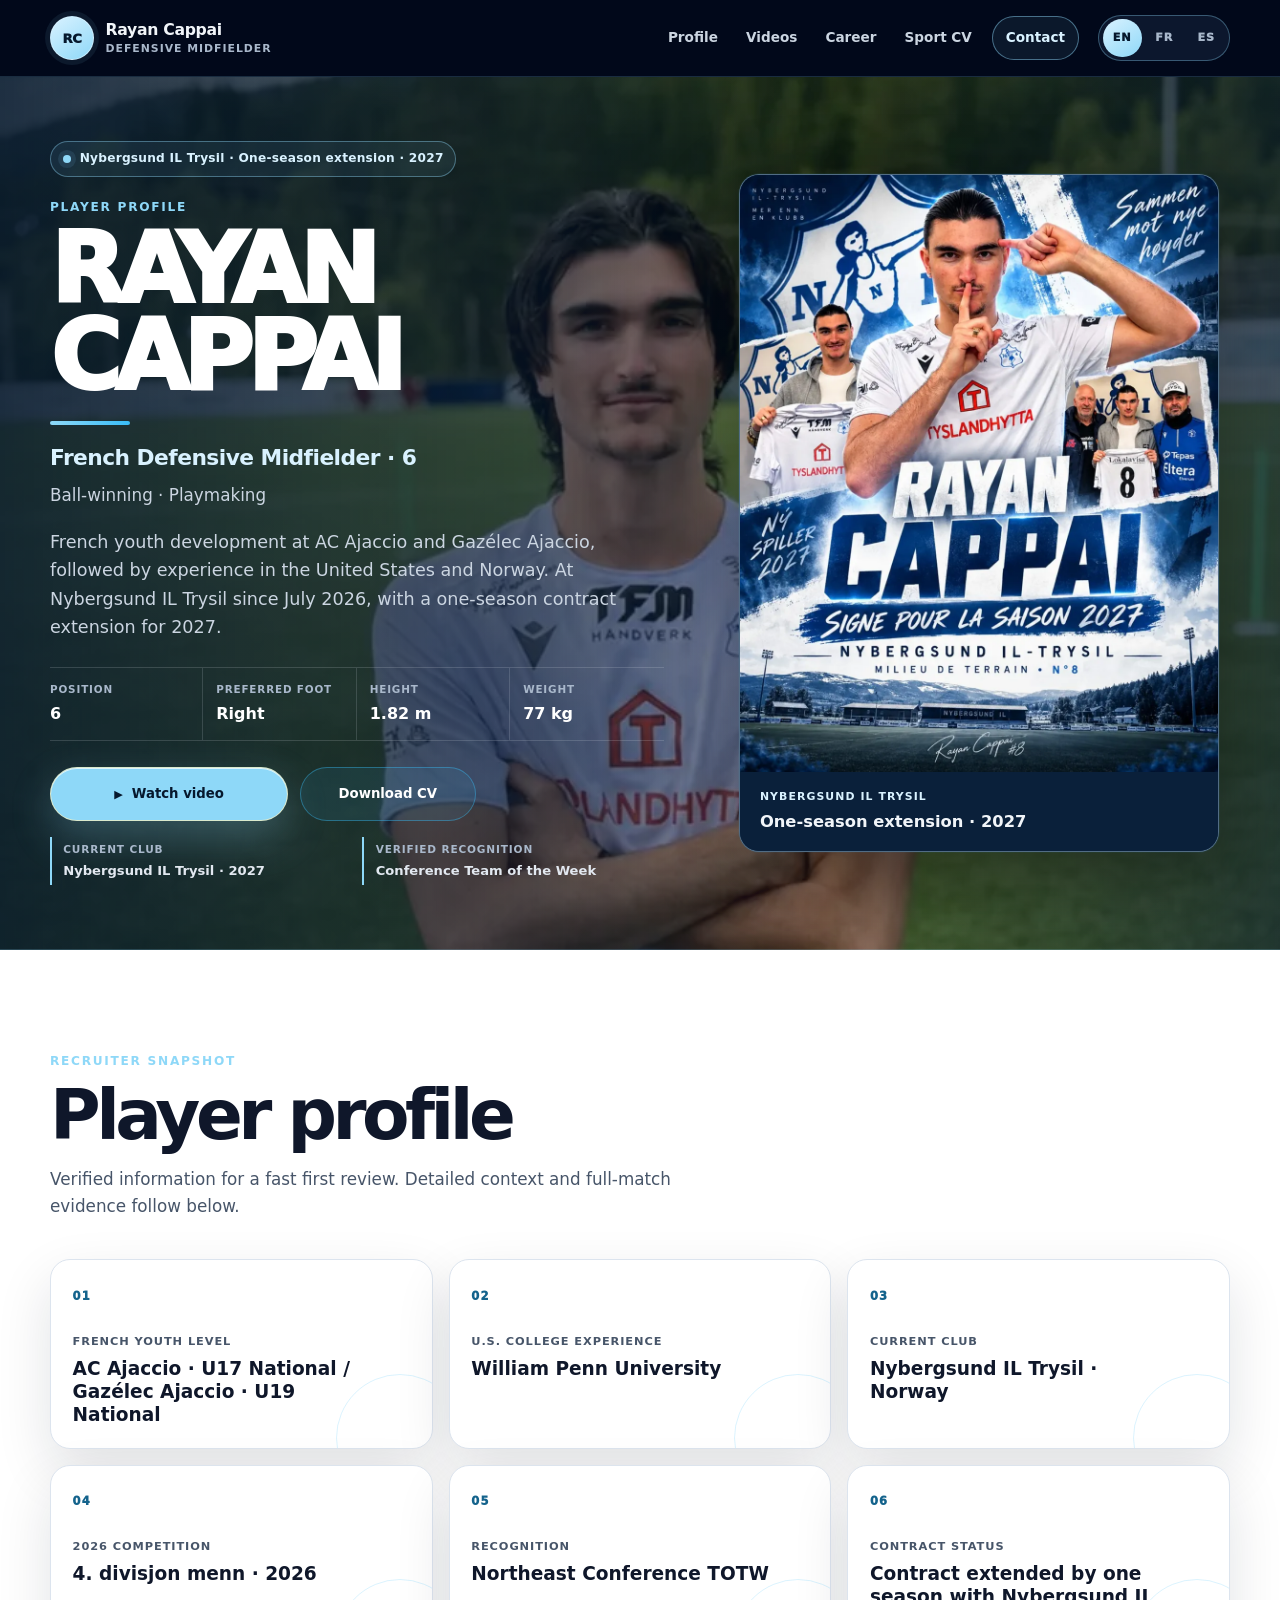
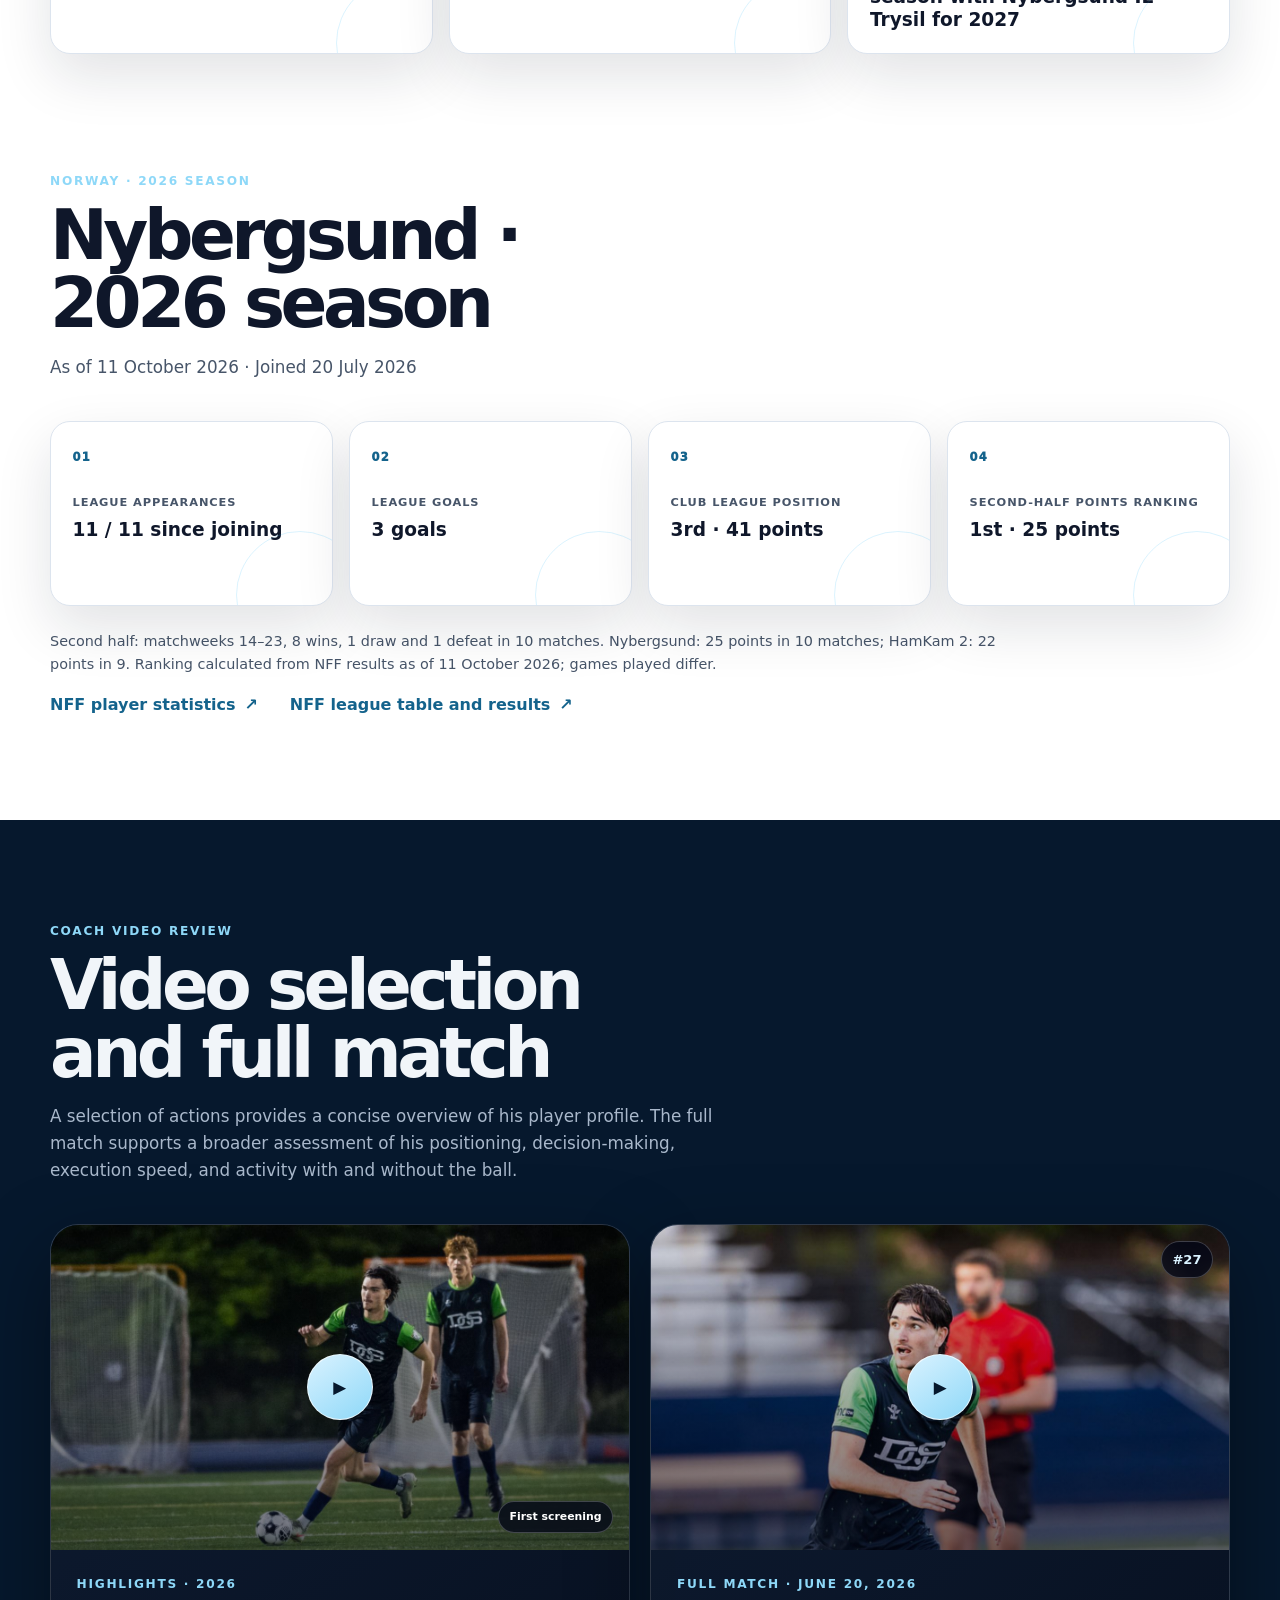
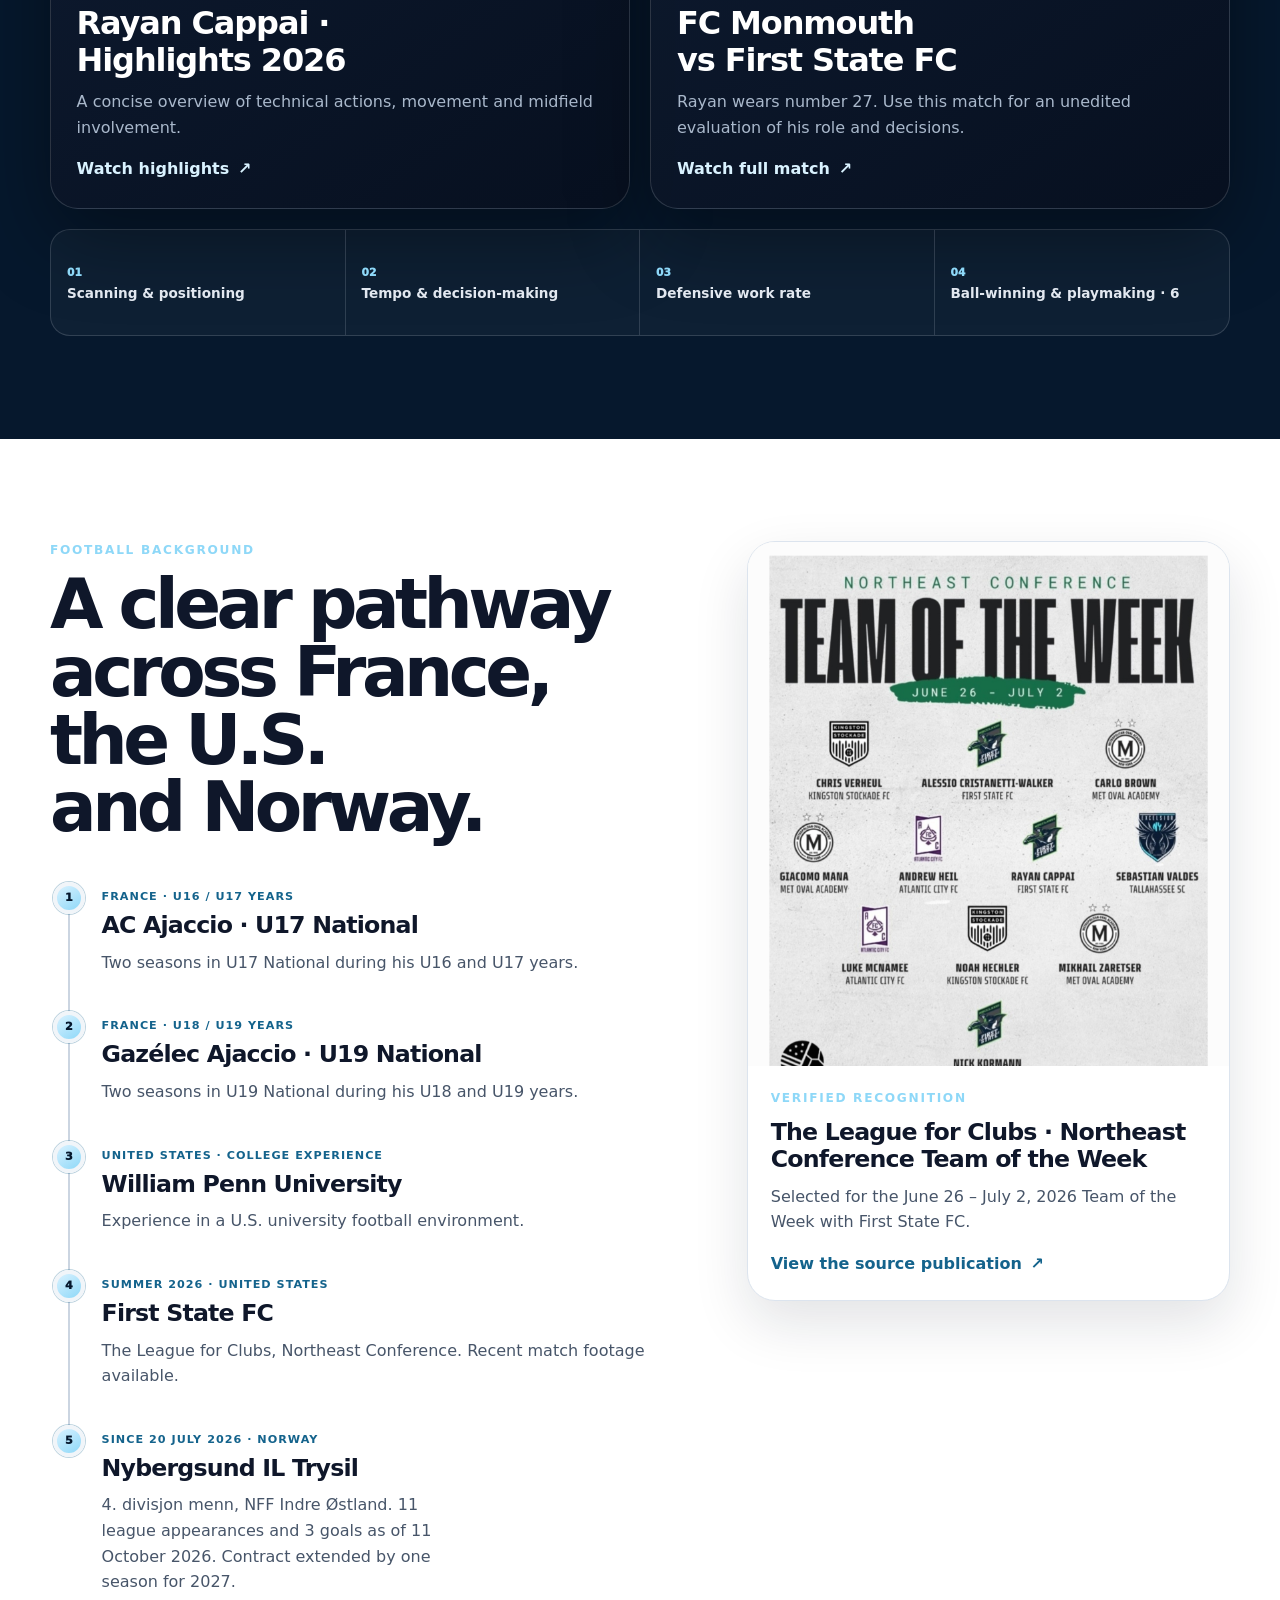
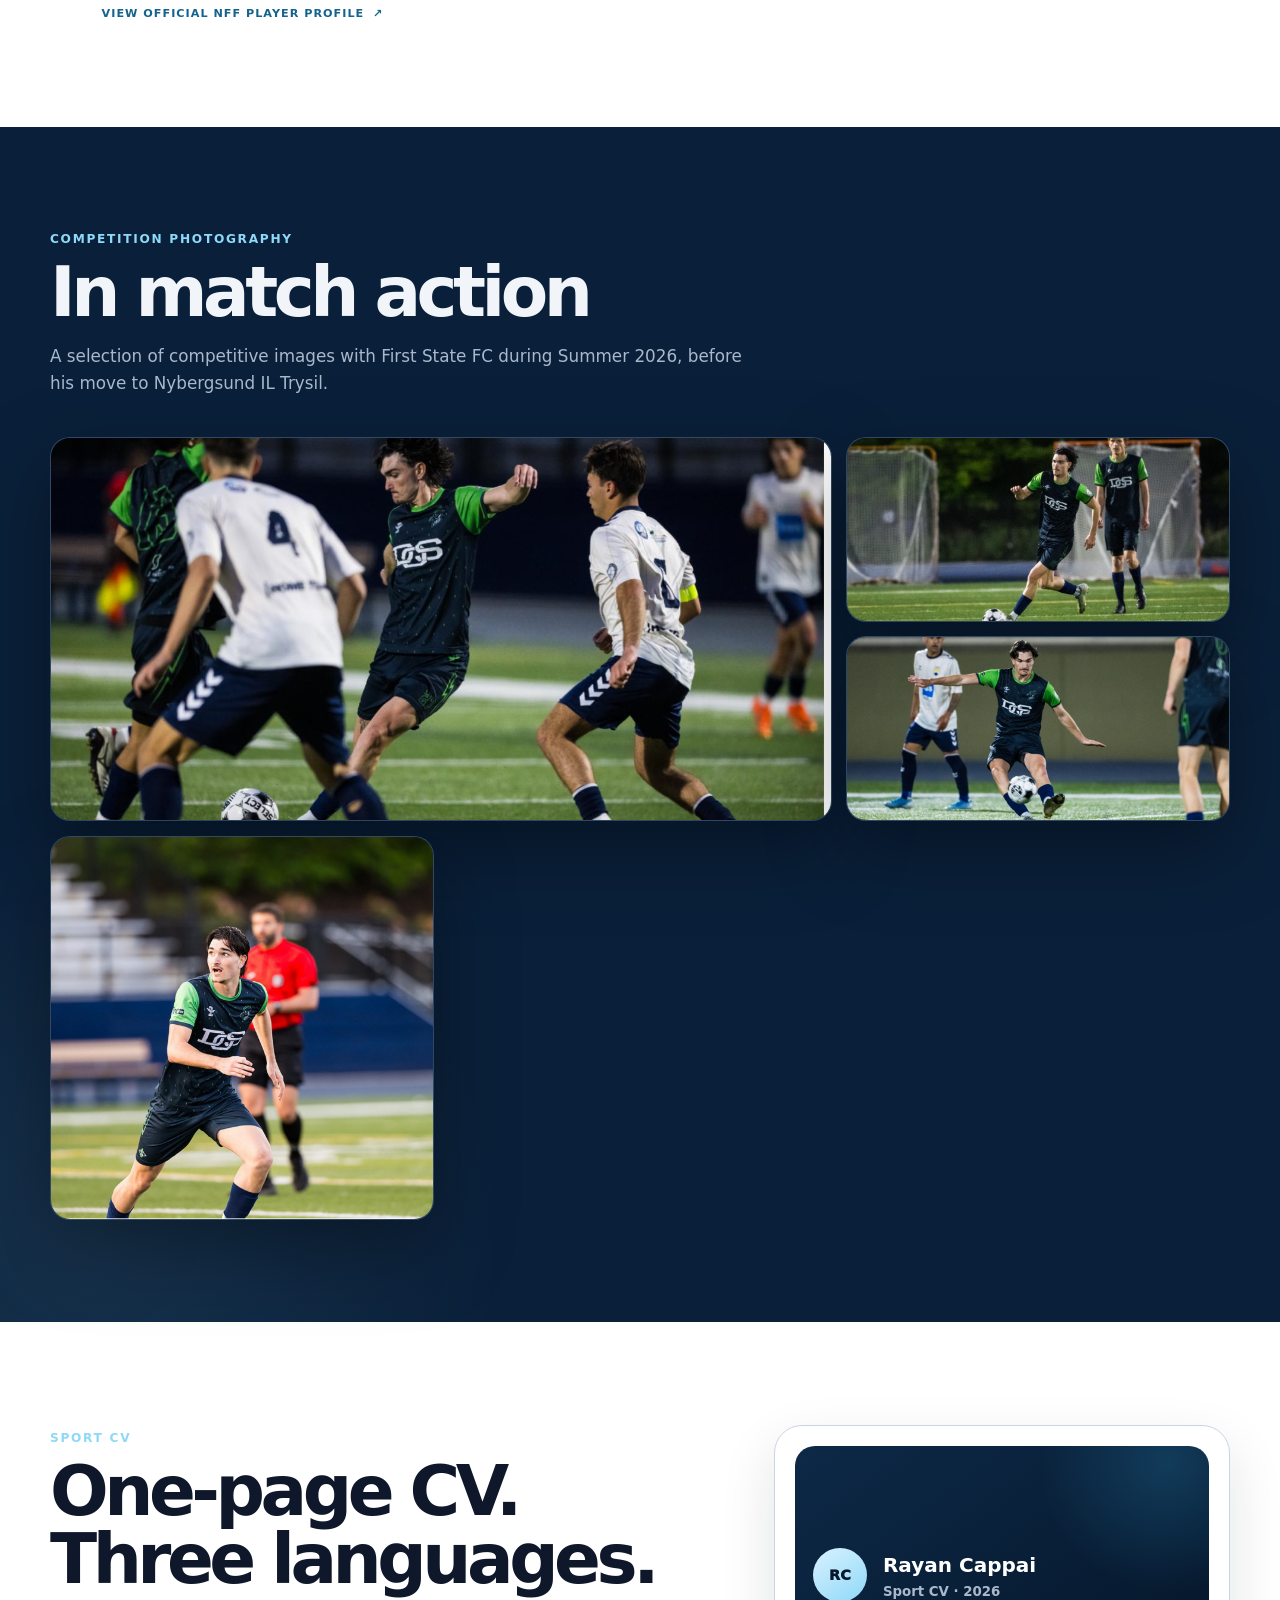
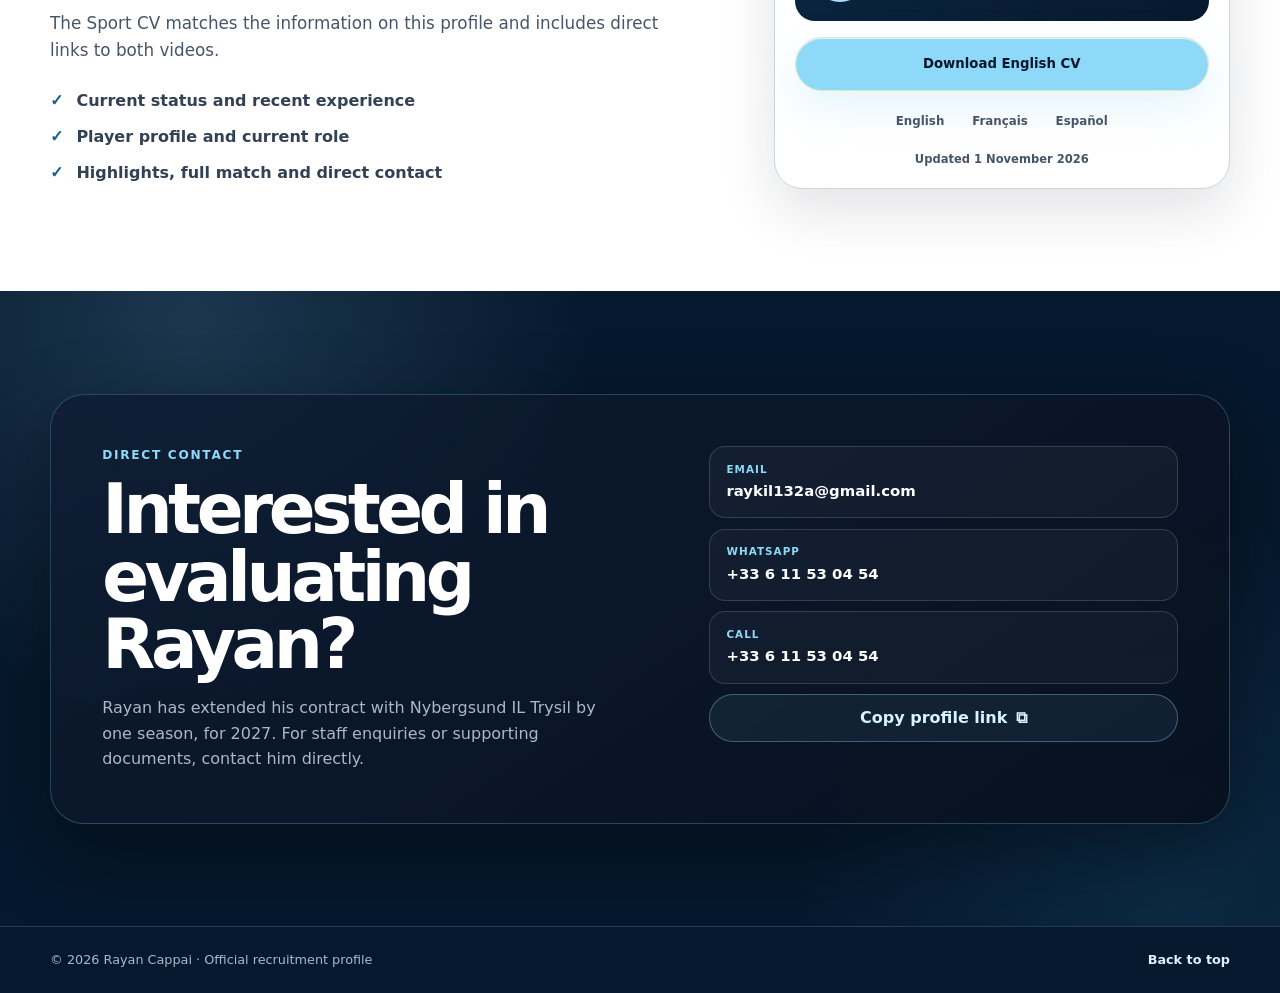
<file: index.html>
<!DOCTYPE html>
<html lang="en">
<head>
  <meta charset="utf-8">
  <meta name="viewport" content="width=device-width, initial-scale=1">
  <meta name="description" content="Official recruitment profile for Rayan Cappai, a 2006 French defensive midfielder (6) currently playing in Norway with Nybergsund IL Trysil and with a one-season contract extension for 2027.">
  <meta name="robots" content="index, follow, max-image-preview:large">
  <meta name="theme-color" content="#06182d">
  <meta name="color-scheme" content="dark">

  <link rel="canonical" href="https://cc-2a.github.io/rayan-cappai-recruitment/">
  <link rel="icon" href="./favicon.svg" type="image/svg+xml">
  <link rel="manifest" href="./site.webmanifest">

  <meta property="og:type" content="profile">
  <meta property="og:site_name" content="Rayan Cappai Recruitment">
  <meta property="og:title" content="Rayan Cappai | 2006 French Defensive Midfielder">
  <meta property="og:description" content="Current club in Norway, highlights, full-match footage, verified recognition and multilingual Sport CV for French defensive midfielder Rayan Cappai.">
  <meta property="og:url" content="https://cc-2a.github.io/rayan-cappai-recruitment/">
  <meta property="og:image" content="https://cc-2a.github.io/rayan-cappai-recruitment/IMG-20260521-WA0008.jpg">
  <meta property="og:image:width" content="1290">
  <meta property="og:image:height" content="1281">
  <meta property="og:image:alt" content="Rayan Cappai in match action for First State FC">
  <meta property="og:locale" content="en_US">
  <meta property="og:locale:alternate" content="fr_FR">
  <meta property="og:locale:alternate" content="es_ES">
  <meta property="profile:first_name" content="Rayan">
  <meta property="profile:last_name" content="Cappai">

  <meta name="twitter:card" content="summary_large_image">
  <meta name="twitter:title" content="Rayan Cappai | 2006 French Defensive Midfielder">
  <meta name="twitter:description" content="Nybergsund IL Trysil, recruitment profile, highlights, full match and multilingual Sport CV.">
  <meta name="twitter:image" content="https://cc-2a.github.io/rayan-cappai-recruitment/IMG-20260521-WA0008.jpg">

  <title>Rayan Cappai | 2006 French Defensive Midfielder</title>
  <link rel="stylesheet" href="./style.css?v=20261101-photo2027">

  <script type="application/ld+json">
  {
    "@context": "https://schema.org",
    "@type": "Person",
    "name": "Rayan Cappai",
    "birthDate": "2006-02-14",
    "nationality": "French",
    "gender": "Male",
    "jobTitle": "Footballer - Defensive Midfielder",
    "description": "French defensive midfielder, position 6, with a ball-winning and playmaking role at Nybergsund IL Trysil. Two seasons in U17 National at AC Ajaccio and two seasons in U19 National at Gazélec Ajaccio. U.S. college experience and at Nybergsund IL Trysil since 20 July 2026. 11 league appearances and 3 goals as of 11 October 2026. Contract extended by one season with Nybergsund IL Trysil for 2027.",
    "award": "The League for Clubs - Northeast Conference Team of the Week, June 26 to July 2, 2026",
    "email": "raykil132a@gmail.com",
    "telephone": "+33611530454",
    "url": "https://cc-2a.github.io/rayan-cappai-recruitment/",
    "memberOf": {
      "@type": "SportsOrganization",
      "name": "Nybergsund IL Trysil",
      "url": "https://www.fotball.no/fotballdata/lag/hjem/?fiksId=30263"
    },
    "sameAs": [
      "https://www.fotball.no/fotballdata/person/profil/?fiksId=4171102"
    ],
    "knowsAbout": ["Defensive Midfielder", "Position 6"]
  }
  </script>
</head>
<body>
  <a class="skip-link" href="#main" data-i18n="a11y.skip">Skip to main content</a>

  <header class="site-header" data-header>
    <nav class="nav container" aria-label="Primary navigation" data-i18n-aria="a11y.navigation">
      <a class="brand" href="#top" aria-label="Rayan Cappai home" data-i18n-aria="a11y.home">
        <span class="brand-mark" aria-hidden="true">RC</span>
        <span class="brand-copy">
          <strong>Rayan Cappai</strong>
          <small data-i18n="brand.role">Defensive Midfielder</small>
        </span>
      </a>

      <div class="nav-actions">
        <div class="language-selector" role="group" aria-label="Select language" data-i18n-aria="a11y.language">
          <button class="language-option" type="button" data-language="en" aria-pressed="true">EN</button>
          <button class="language-option" type="button" data-language="fr" aria-pressed="false">FR</button>
          <button class="language-option" type="button" data-language="es" aria-pressed="false">ES</button>
        </div>
        <button class="menu-toggle" type="button" aria-expanded="false" aria-controls="primary-menu" data-menu-toggle>
          <span class="sr-only" data-i18n="a11y.openMenu">Open menu</span>
          <span aria-hidden="true"></span>
          <span aria-hidden="true"></span>
          <span aria-hidden="true"></span>
        </button>
      </div>

      <ul class="nav-menu" id="primary-menu" data-menu>
        <li><a href="#profile" data-i18n="nav.profile">Profile</a></li>
        <li><a href="#videos" data-i18n="nav.videos">Videos</a></li>
        <li><a href="#career" data-i18n="nav.career">Career</a></li>
        <li><a href="#cv" data-i18n="nav.cv">Sport CV</a></li>
        <li><a class="nav-contact" href="#contact" data-i18n="nav.contact">Contact</a></li>
      </ul>
    </nav>
  </header>

  <main id="main">
    <section class="hero" id="top" aria-labelledby="hero-title">
      <div class="hero-orb hero-orb-ice" aria-hidden="true"></div>
      <div class="hero-orb hero-orb-blue" aria-hidden="true"></div>
      <div class="container hero-grid">
        <div class="hero-content">
          <p class="status-pill"><span aria-hidden="true"></span><span data-i18n="hero.status">Nybergsund IL Trysil · One-season extension · 2027</span></p>
          <p class="eyebrow" data-i18n="hero.eyebrow">Player profile</p>
          <h1 id="hero-title">Rayan<br>Cappai</h1>
          <p class="hero-role" data-i18n="hero.role">French Defensive Midfielder · 6</p>
          <p class="hero-specialty" data-i18n="hero.specialty">Ball-winning · Playmaking</p>
          <p class="hero-lead" data-i18n="hero.lead">French youth development at AC Ajaccio and Gazélec Ajaccio, followed by experience in the United States and Norway. At Nybergsund IL Trysil since July 2026, with a one-season contract extension for 2027.</p>

          <dl class="hero-facts">
            <div><dt data-i18n="facts.positionLabel">Position</dt><dd data-i18n="facts.position">6</dd></div>
            <div><dt data-i18n="facts.footLabel">Preferred foot</dt><dd data-i18n="facts.foot">Right</dd></div>
            <div><dt data-i18n="facts.heightLabel">Height</dt><dd>1.82 m</dd></div>
            <div><dt data-i18n="facts.weightLabel">Weight</dt><dd>77 kg</dd></div>
          </dl>

          <div class="hero-actions">
            <a class="btn btn-primary" href="https://www.youtube.com/watch?v=6p439LZkKp4" target="_blank" rel="noopener noreferrer">
              <span class="play-icon" aria-hidden="true">▶</span><span data-i18n="actions.highlights">Watch video</span>
            </a>
            <a class="btn btn-secondary" href="./Rayan_Cappai_Sport_CV_EN.pdf?v=20261101-extension2027" target="_blank" rel="noopener noreferrer" data-cv-primary data-i18n="actions.cv">Download CV</a>
          </div>

          <div class="hero-proof" role="group" aria-label="Recent verified experience" data-i18n-aria="a11y.recentExperience">
            <div><span data-i18n="hero.recentLabel">Current club</span><strong data-i18n="hero.recentValue">Nybergsund IL Trysil · 2027</strong></div>
            <div><span data-i18n="hero.recognitionLabel">Verified recognition</span><strong data-i18n="hero.recognitionValue">Conference Team of the Week</strong></div>
          </div>
        </div>

        <figure class="hero-photo">
          <img src="./rayan-cappai-nybergsund-2027.webp" width="1000" height="1250" alt="Rayan Cappai · Nybergsund IL Trysil · Season 2027" data-i18n-alt="images.hero" fetchpriority="high" decoding="async">
          <figcaption>
            <span data-i18n="hero.photoKicker">Nybergsund IL Trysil</span>
            <strong data-i18n="hero.photoCaption">One-season extension · 2027</strong>
          </figcaption>
        </figure>
      </div>
    </section>

    <section class="section section-light" id="profile" aria-labelledby="profile-title">
      <div class="container">
        <header class="section-heading">
          <p class="eyebrow" data-i18n="profile.eyebrow">Recruiter snapshot</p>
          <h2 id="profile-title" data-i18n="profile.title">Player profile</h2>
          <p data-i18n="profile.intro">Verified information for a fast first review. Detailed context and full-match evidence follow below.</p>
        </header>

        <div class="snapshot-grid">
          <article class="snapshot-card"><span>01</span><p data-i18n="profile.card1Label">French youth level</p><strong data-i18n="profile.card1Value">AC Ajaccio · U17 National / Gazélec Ajaccio · U19 National</strong></article>
          <article class="snapshot-card"><span>02</span><p data-i18n="profile.card2Label">U.S. college experience</p><strong>William Penn University</strong></article>
          <article class="snapshot-card"><span>03</span><p data-i18n="profile.card3Label">Current club</p><strong data-i18n="profile.card3Value">Nybergsund IL Trysil · Norway</strong></article>
          <article class="snapshot-card"><span>04</span><p data-i18n="profile.card4Label">2026 competition</p><strong data-i18n="profile.card4Value">4. divisjon menn · 2026</strong></article>
          <article class="snapshot-card"><span>05</span><p data-i18n="profile.card5Label">Recognition</p><strong data-i18n="profile.card5Value">Northeast Conference TOTW</strong></article>
          <article class="snapshot-card"><span>06</span><p data-i18n="profile.card6Label">Contract status</p><strong data-i18n="profile.card6Value">Contract extended by one season with Nybergsund IL Trysil for 2027</strong></article>
        </div>
      </div>
    </section>

    <section class="section section-light norway-section" id="norway" aria-labelledby="norway-title">
      <div class="container">
        <header class="section-heading">
          <p class="eyebrow" data-i18n="norway.eyebrow">Norway · 2026 season</p>
          <h2 id="norway-title" data-i18n="norway.title">Nybergsund · 2026 season</h2>
          <p data-i18n="norway.date">As of 11 October 2026 · Joined 20 July 2026</p>
        </header>
        <div class="norway-grid">
          <article class="snapshot-card"><span>01</span><p data-i18n="norway.matchesLabel">League appearances</p><strong data-i18n="norway.matchesValue">11 / 11 since joining</strong></article>
          <article class="snapshot-card"><span>02</span><p data-i18n="norway.goalsLabel">League goals</p><strong data-i18n="norway.goalsValue">3 goals</strong></article>
          <article class="snapshot-card"><span>03</span><p data-i18n="norway.positionLabel">Club league position</p><strong data-i18n="norway.positionValue">3rd · 41 points</strong></article>
          <article class="snapshot-card"><span>04</span><p data-i18n="norway.returnLabel">Second-half points ranking</p><strong data-i18n="norway.returnValue">1st · 25 points</strong></article>
        </div>
        <p class="norway-note" data-i18n="norway.note">Second half: matchweeks 14–23, 8 wins, 1 draw and 1 defeat in 10 matches. Nybergsund: 25 points in 10 matches; HamKam 2: 22 points in 9. Ranking calculated from NFF results as of 11 October 2026; games played differ.</p>
        <div class="norway-sources">
          <a class="text-action text-action-dark" href="https://www.fotball.no/fotballdata/person/profil/?fiksId=4171102" target="_blank" rel="noopener noreferrer"><span data-i18n="norway.playerSource">NFF player statistics</span><span aria-hidden="true">↗</span></a>
          <a class="text-action text-action-dark" href="https://www.fotball.no/fotballdata/turnering/hjem/?fiksId=205625" target="_blank" rel="noopener noreferrer"><span data-i18n="norway.leagueSource">NFF league table and results</span><span aria-hidden="true">↗</span></a>
        </div>
      </div>
    </section>

    <section class="section" id="videos" aria-labelledby="videos-title">
      <div class="container">
        <header class="section-heading section-heading-dark">
          <p class="eyebrow" data-i18n="videos.eyebrow">Coach video review</p>
          <h2 id="videos-title" data-i18n="videos.title">Video selection and full match</h2>
          <p data-i18n="videos.intro">A selection of actions provides a concise overview of his player profile. The full match supports a broader assessment of his positioning, decision-making, execution speed, and activity with and without the ball.</p>
        </header>

        <div class="video-grid">
          <article class="video-card">
            <a class="video-media" href="https://www.youtube.com/watch?v=6p439LZkKp4" target="_blank" rel="noopener noreferrer" aria-label="Watch Rayan Cappai 2026 highlights" data-i18n-aria="videos.highlightsAria">
              <img src="./IMG-20260521-WA0005.jpg" width="1290" height="878" alt="Rayan Cappai carrying the ball forward" data-i18n-alt="images.highlights" loading="lazy" decoding="async">
              <span class="video-play" aria-hidden="true">▶</span>
              <span class="video-duration" data-i18n="videos.firstScreening">First screening</span>
            </a>
            <div class="video-content">
              <p class="eyebrow">Highlights · 2026</p>
              <h3 data-i18n="videos.highlightsTitle">Rayan Cappai · Highlights 2026</h3>
              <p data-i18n="videos.highlightsCopy">A concise overview of technical actions, movement and midfield involvement.</p>
              <a class="text-action" href="https://www.youtube.com/watch?v=6p439LZkKp4" target="_blank" rel="noopener noreferrer"><span data-i18n="videos.watchHighlights">Watch highlights</span><span aria-hidden="true">↗</span></a>
            </div>
          </article>

          <article class="video-card">
            <a class="video-media" href="https://www.youtube.com/watch?v=4_4mTHcd5zQ" target="_blank" rel="noopener noreferrer" aria-label="Watch the full match, Rayan Cappai number 27" data-i18n-aria="videos.fullMatchAria">
              <img src="./IMG-20260521-WA0008.jpg" width="1290" height="1281" alt="Rayan Cappai scanning the field during a match" data-i18n-alt="images.fullMatch" loading="lazy" decoding="async">
              <span class="video-play" aria-hidden="true">▶</span>
              <span class="video-number">#27</span>
            </a>
            <div class="video-content">
              <p class="eyebrow" data-i18n="videos.fullMatchKicker">Full match · June 20, 2026</p>
              <h3 data-i18n="videos.fullMatchTitle">FC Monmouth vs First State FC</h3>
              <p data-i18n="videos.fullMatchCopy">Rayan wears number 27. Use this match for an unedited evaluation of his role and decisions.</p>
              <a class="text-action" href="https://www.youtube.com/watch?v=4_4mTHcd5zQ" target="_blank" rel="noopener noreferrer"><span data-i18n="videos.watchFullMatch">Watch full match</span><span aria-hidden="true">↗</span></a>
            </div>
          </article>
        </div>

        <div class="review-strip" role="group" aria-label="Full match evaluation points" data-i18n-aria="a11y.reviewPoints">
          <div><span>01</span><strong data-i18n="videos.review1">Scanning &amp; positioning</strong></div>
          <div><span>02</span><strong data-i18n="videos.review2">Tempo &amp; decision-making</strong></div>
          <div><span>03</span><strong data-i18n="videos.review3">Defensive work rate</strong></div>
          <div><span>04</span><strong data-i18n="videos.review4">Ball-winning &amp; playmaking · 6</strong></div>
        </div>
      </div>
    </section>

    <section class="section section-light" id="career" aria-labelledby="career-title">
      <div class="container career-grid">
        <div>
          <header class="section-heading">
            <p class="eyebrow" data-i18n="career.eyebrow">Football background</p>
            <h2 id="career-title" data-i18n="career.title">A clear pathway across France, the U.S. and Norway.</h2>
          </header>

          <ol class="career-timeline">
            <li>
              <span data-i18n="career.step1Date">France · U16 / U17 years</span>
              <h3 data-i18n="career.step1Title">AC Ajaccio · U17 National</h3>
              <p data-i18n="career.step1Copy">Two seasons in U17 National during his U16 and U17 years.</p>
            </li>
            <li>
              <span data-i18n="career.step1bDate">France · U18 / U19 years</span>
              <h3 data-i18n="career.step1bTitle">Gazélec Ajaccio · U19 National</h3>
              <p data-i18n="career.step1bCopy">Two seasons in U19 National during his U18 and U19 years.</p>
            </li>
            <li>
              <span data-i18n="career.step2Date">United States · College experience</span>
              <h3>William Penn University</h3>
              <p data-i18n="career.step2Copy">Experience in a U.S. university football environment.</p>
            </li>
            <li>
              <span data-i18n="career.step3Date">Summer 2026 · United States</span>
              <h3 data-i18n="career.step3Title">First State FC</h3>
              <p data-i18n="career.step3Copy">The League for Clubs, Northeast Conference. Recent match footage available.</p>
            </li>
            <li class="career-current">
              <div class="career-current-copy">
                <span data-i18n="career.step4Date">Since 20 July 2026 · Norway</span>
                <h3 data-i18n="career.step4Title">Nybergsund IL Trysil</h3>
                <p data-i18n="career.step4Copy">4. divisjon menn, NFF Indre Østland. 11 league appearances and 3 goals as of 11 October 2026. Contract extended by one season for 2027.</p>
                <a class="text-action text-action-dark" href="https://www.fotball.no/fotballdata/person/profil/?fiksId=4171102" target="_blank" rel="noopener noreferrer"><span data-i18n="career.nffSource">View official NFF player profile</span><span aria-hidden="true">↗</span></a>
              </div>
            </li>
          </ol>
        </div>

        <article class="recognition-card">
          <div class="recognition-media">
            <img src="./rayan-cappai-team-northeast-conference.jpg" width="1440" height="2036" alt="The League for Clubs Northeast Conference Team of the Week featuring Rayan Cappai" data-i18n-alt="images.recognition" loading="eager" decoding="async">
          </div>
          <div class="recognition-content">
            <p class="eyebrow" data-i18n="recognition.eyebrow">Verified recognition</p>
            <h3 data-i18n="recognition.title">The League for Clubs · Northeast Conference Team of the Week</h3>
            <p data-i18n="recognition.copy">Selected for the June 26 – July 2, 2026 Team of the Week with First State FC.</p>
            <a class="text-action text-action-dark" href="https://www.threads.com/@theleague_fc/post/DaWStyvkcQ0/northeast-conference-totw-june-july-f-chrisverheul-stockadefc-alessio-cw-first/" target="_blank" rel="noopener noreferrer"><span data-i18n="recognition.source">View the source publication</span><span aria-hidden="true">↗</span></a>
          </div>
        </article>
      </div>
    </section>

    <section class="section gallery-section" id="photos" aria-labelledby="photos-title">
      <div class="container">
        <header class="section-heading section-heading-dark">
          <p class="eyebrow" data-i18n="photos.eyebrow">Competition photography</p>
          <h2 id="photos-title" data-i18n="photos.title">In match action</h2>
          <p data-i18n="photos.intro">A selection of competitive images with First State FC during Summer 2026, before his move to Nybergsund IL Trysil.</p>
        </header>

        <div class="photo-grid">
          <figure class="photo-card photo-card-wide"><img src="./IMG-20260521-WA0006.jpg" width="1290" height="832" alt="Rayan Cappai controlling possession under pressure" data-i18n-alt="images.photo1" loading="lazy" decoding="async"></figure>
          <figure class="photo-card"><img src="./IMG-20260521-WA0005.jpg" width="1290" height="878" alt="Rayan Cappai carrying the ball forward" data-i18n-alt="images.photo2" loading="lazy" decoding="async"></figure>
          <figure class="photo-card"><img src="./IMG-20260521-WA0007.jpg" width="1290" height="920" alt="Rayan Cappai playing a forward pass" data-i18n-alt="images.photo3" loading="lazy" decoding="async"></figure>
          <figure class="photo-card photo-card-tall"><img src="./IMG-20260521-WA0008.jpg" width="1290" height="1281" alt="Rayan Cappai scanning the field" data-i18n-alt="images.photo4" loading="lazy" decoding="async"></figure>
        </div>
      </div>
    </section>

    <section class="section section-light" id="cv" aria-labelledby="cv-title">
      <div class="container cv-grid">
        <div>
          <p class="eyebrow" data-i18n="cv.eyebrow">Sport CV</p>
          <h2 id="cv-title" data-i18n="cv.title">One-page CV. Three languages.</h2>
          <p class="cv-intro" data-i18n="cv.intro">The Sport CV matches the information on this profile and includes direct links to both videos.</p>
          <ul class="cv-checks">
            <li data-i18n="cv.check1">Current status and recent experience</li>
            <li data-i18n="cv.check2">Player profile and current role</li>
            <li data-i18n="cv.check3">Highlights, full match and direct contact</li>
          </ul>
        </div>

        <article class="cv-card">
          <div class="cv-document" aria-hidden="true">
            <span>RC</span>
            <div><strong>Rayan Cappai</strong><small data-i18n="cv.documentLabel">Sport CV · 2026</small></div>
          </div>
          <a class="btn btn-primary btn-block" href="./Rayan_Cappai_Sport_CV_EN.pdf?v=20261101-extension2027" target="_blank" rel="noopener noreferrer" data-cv-primary data-i18n="cv.primaryButton">Download English CV</a>
          <div class="cv-language-links" role="group" aria-label="All Sport CV languages" data-i18n-aria="a11y.cvLanguages">
            <a href="./Rayan_Cappai_Sport_CV_EN.pdf?v=20261101-extension2027" target="_blank" rel="noopener noreferrer">English</a>
            <a href="./Rayan_Cappai_CV_Sportif_FR.pdf?v=20261101-extension2027" target="_blank" rel="noopener noreferrer">Français</a>
            <a href="./Rayan_Cappai_CV_Deportivo_ES.pdf?v=20261101-extension2027" target="_blank" rel="noopener noreferrer">Español</a>
          </div>
          <p class="cv-updated" data-i18n="cv.updated">Updated 1 November 2026</p>
        </article>
      </div>
    </section>

    <section class="section contact-section" id="contact" aria-labelledby="contact-title">
      <div class="container contact-card">
        <div>
          <p class="eyebrow" data-i18n="contact.eyebrow">Direct contact</p>
          <h2 id="contact-title" data-i18n="contact.title">Interested in evaluating Rayan?</h2>
          <p data-i18n="contact.copy">Rayan has extended his contract with Nybergsund IL Trysil by one season, for 2027. For staff enquiries or supporting documents, contact him directly.</p>
        </div>
        <div class="contact-details">
          <a class="contact-link" href="mailto:raykil132a@gmail.com">
            <span data-i18n="contact.emailLabel">Email</span><strong>raykil132a@gmail.com</strong>
          </a>
          <a class="contact-link" href="https://wa.me/33611530454" target="_blank" rel="noopener noreferrer">
            <span>WhatsApp</span><strong>+33&nbsp;6&nbsp;11&nbsp;53&nbsp;04&nbsp;54</strong>
          </a>
          <a class="contact-link" href="tel:+33611530454">
            <span data-i18n="contact.callLabel">Call</span><strong>+33&nbsp;6&nbsp;11&nbsp;53&nbsp;04&nbsp;54</strong>
          </a>
          <button class="copy-link" type="button" data-copy-link><span data-i18n="contact.copyLink">Copy profile link</span><span aria-hidden="true">⧉</span></button>
          <p class="copy-feedback" role="status" aria-live="polite" data-copy-feedback></p>
        </div>
      </div>
    </section>
  </main>

  <nav class="mobile-quickbar" aria-label="Quick actions" data-i18n-aria="a11y.quickActions">
    <a href="https://www.youtube.com/watch?v=6p439LZkKp4" target="_blank" rel="noopener noreferrer"><span aria-hidden="true">▶</span><span data-i18n="actions.highlightsShort">Highlights</span></a>
    <a href="#contact"><span aria-hidden="true">✉</span><span data-i18n="nav.contact">Contact</span></a>
  </nav>

  <footer class="site-footer">
    <div class="container footer-inner">
      <p>© <span data-year></span> Rayan Cappai · <span data-i18n="footer.copy">Official recruitment profile</span></p>
      <a href="#top" data-i18n="footer.top">Back to top</a>
    </div>
  </footer>

  <noscript><p class="noscript">Language switching requires JavaScript. The English profile remains fully accessible.</p></noscript>
  <script src="./app.js?v=20261101-extension2027" defer></script>
</body>
</html>
</file>
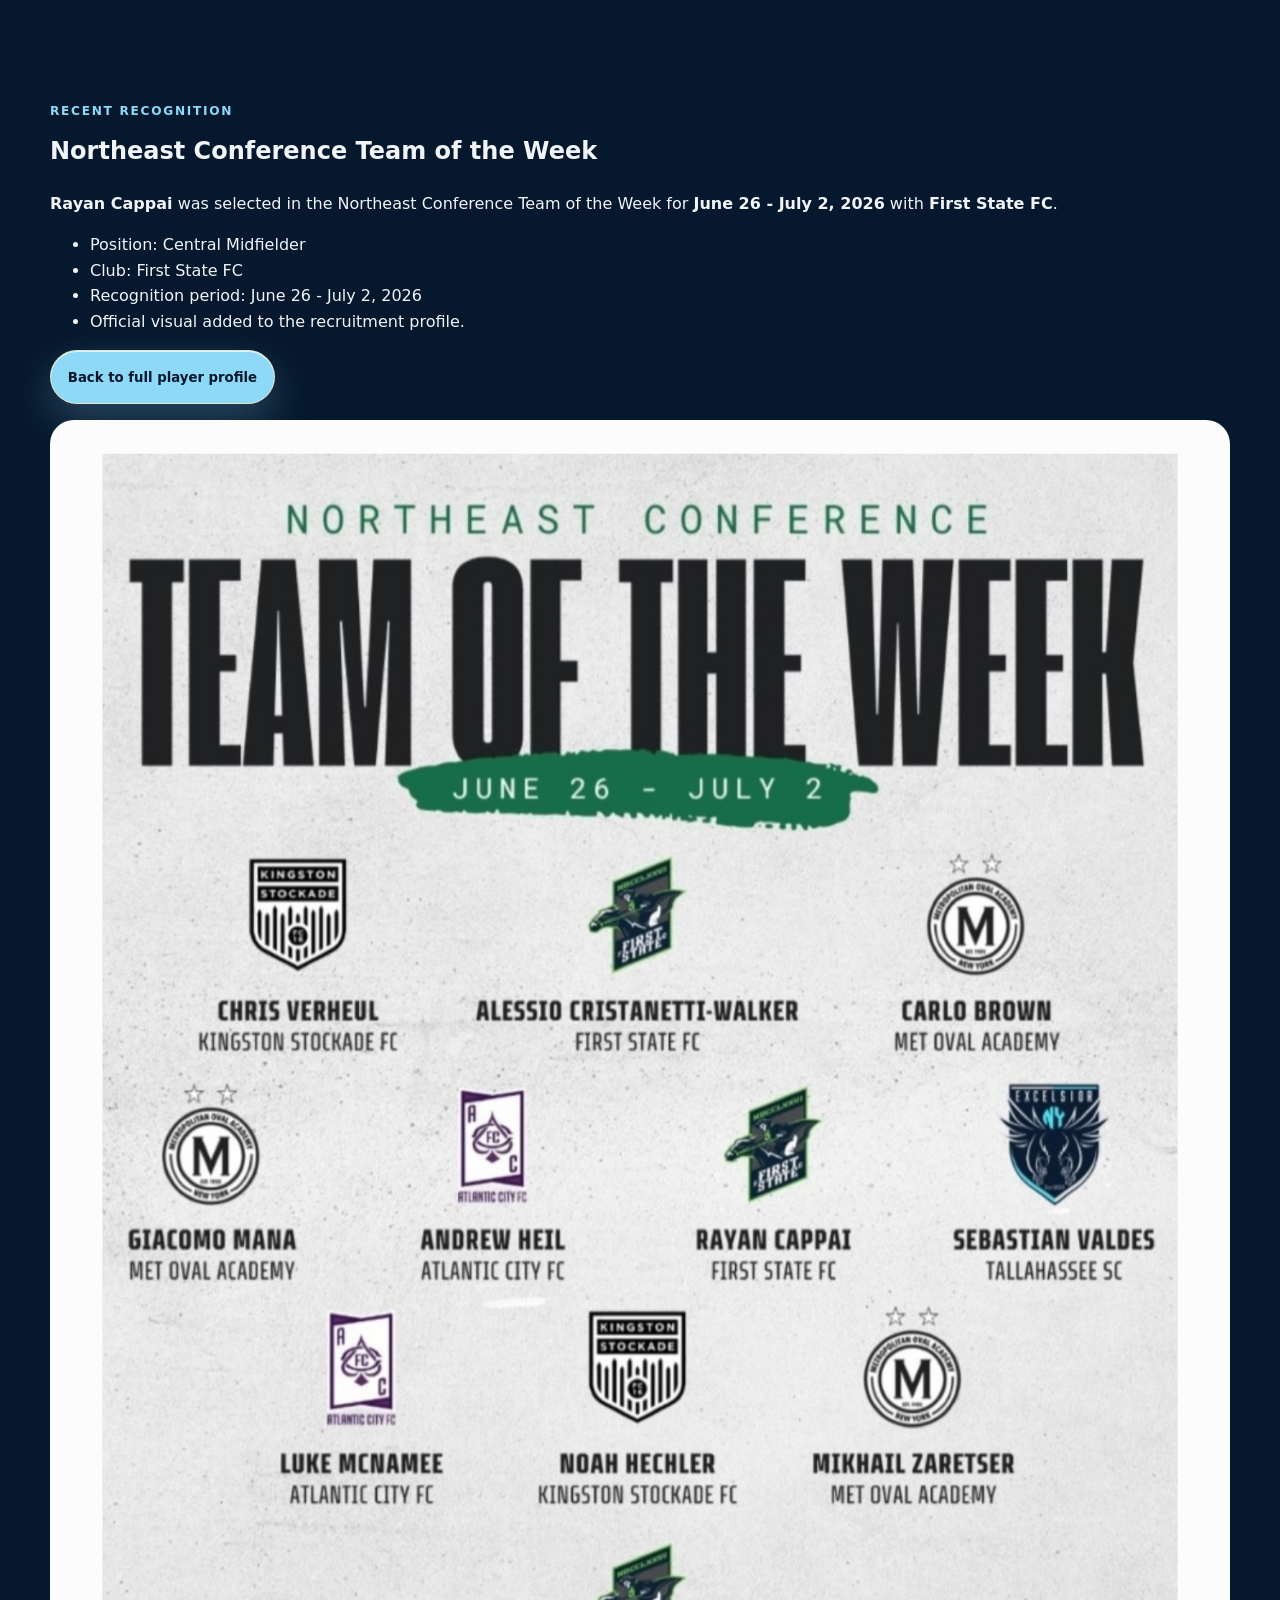
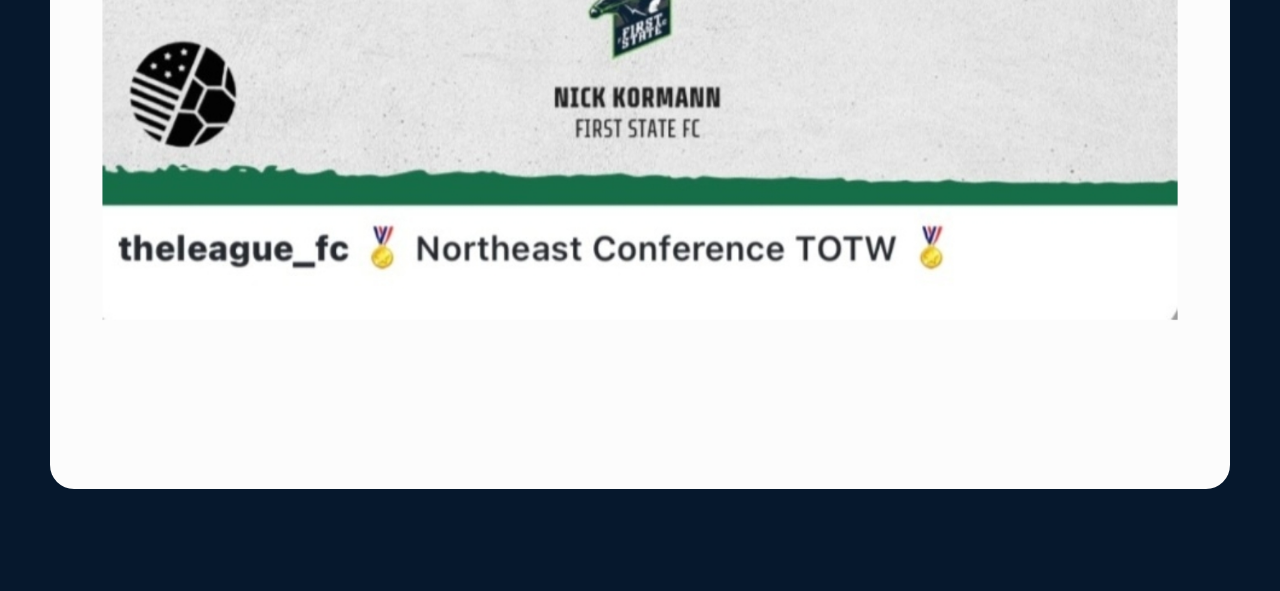
<file: recognition-team-of-the-week.html>
<!DOCTYPE html>
<html lang="en">
<head>
  <meta charset="UTF-8" />
  <meta name="viewport" content="width=device-width, initial-scale=1.0" />
  <title>Rayan Cappai | Northeast Conference Team of the Week</title>
  <link rel="stylesheet" href="style.css?v=20260610-premium" />
</head>
<body>
  <main id="main">
    <section class="section section-alt">
      <div class="container two-column">
        <div>
          <p class="eyebrow">Recent Recognition</p>
          <h1>Northeast Conference Team of the Week</h1>
          <p><strong>Rayan Cappai</strong> was selected in the Northeast Conference Team of the Week for <strong>June 26 - July 2, 2026</strong> with <strong>First State FC</strong>.</p>
          <ul class="check-list profile-lines">
            <li>Position: Central Midfielder</li>
            <li>Club: First State FC</li>
            <li>Recognition period: June 26 - July 2, 2026</li>
            <li>Official visual added to the recruitment profile.</li>
          </ul>
          <p><a class="btn btn-primary" href="./">Back to full player profile</a></p>
        </div>
        <article class="profile-card" style="overflow:hidden; padding:0;">
          <img src="rayan-cappai-team-northeast-conference.jpg" alt="Northeast Conference Team of the Week official visual showing Rayan Cappai with First State FC" loading="eager" decoding="async" style="display:block; width:100%; height:auto; border-radius:24px;" />
        </article>
      </div>
    </section>
  </main>
</body>
</html>
</file>
<file: style.css>
:root {
  --navy-950: #06182d;
  --navy-900: #0a203a;
  --navy-850: #0d2947;
  --navy-800: #123454;
  --slate-700: #334155;
  --slate-600: #475569;
  --slate-300: #cbd5e1;
  --slate-200: #e2e8f0;
  --slate-100: #f1f5f9;
  --white: #ffffff;
  --ice: #8ed8f8;
  --ice-light: #d9f2ff;
  --ice-dark: #14638c;
  --blue: #38bdf8;
  --blue-dark: #0ea5e9;
  --green: #34d399;
  --ink: #0f172a;
  --muted-dark: #a9b8cb;
  --line-dark: rgba(226, 232, 240, 0.16);
  --line-light: #dce4ee;
  --shadow-dark: 0 28px 80px rgba(0, 0, 0, 0.38);
  --shadow-light: 0 22px 55px rgba(15, 23, 42, 0.12);
  --radius-lg: 28px;
  --radius-md: 20px;
  --max-width: 1180px;
  --header-height: 76px;
}

*,
*::before,
*::after {
  box-sizing: border-box;
}

html {
  scroll-behavior: smooth;
  scroll-padding-top: calc(var(--header-height) + 18px);
}

body {
  min-width: 320px;
  margin: 0;
  color: var(--slate-100);
  background: var(--navy-950);
  font-family:
    Inter,
    ui-sans-serif,
    system-ui,
    -apple-system,
    BlinkMacSystemFont,
    "Segoe UI",
    sans-serif;
  font-size: 1rem;
  line-height: 1.6;
  text-rendering: optimizeLegibility;
  -webkit-font-smoothing: antialiased;
}

body.nav-open {
  overflow: hidden;
}

img {
  display: block;
  max-width: 100%;
}

a {
  color: inherit;
}

button,
a {
  -webkit-tap-highlight-color: transparent;
}

button,
input,
textarea,
select {
  font: inherit;
}

h1,
h2,
h3,
p,
dl,
dd,
figure {
  margin-top: 0;
}

h1,
h2,
h3 {
  text-wrap: balance;
}

h2 {
  margin-bottom: 1rem;
  color: inherit;
  font-size: clamp(2.25rem, 5.4vw, 4.9rem);
  font-weight: 900;
  letter-spacing: -0.065em;
  line-height: 0.98;
}

h3 {
  margin-bottom: 0.65rem;
  font-size: clamp(1.2rem, 2vw, 1.48rem);
  letter-spacing: -0.035em;
  line-height: 1.15;
}

:focus-visible {
  outline: 3px solid var(--blue);
  outline-offset: 4px;
}

.container {
  width: min(calc(100% - 2.2rem), var(--max-width));
  margin-inline: auto;
}

.skip-link {
  position: fixed;
  top: -5rem;
  left: 1rem;
  z-index: 200;
  border-radius: 999px;
  padding: 0.8rem 1rem;
  background: var(--ice-light);
  color: var(--navy-950);
  font-weight: 900;
  text-decoration: none;
  transition: top 0.2s ease;
}

.skip-link:focus {
  top: 1rem;
}

.sr-only {
  position: absolute;
  width: 1px;
  height: 1px;
  margin: -1px;
  overflow: hidden;
  clip: rect(0 0 0 0);
  white-space: nowrap;
}

.eyebrow {
  margin-bottom: 0.65rem;
  color: var(--ice);
  font-size: 0.76rem;
  font-weight: 900;
  letter-spacing: 0.14em;
  text-transform: uppercase;
}

/* Header */
.site-header {
  position: sticky;
  top: 0;
  z-index: 100;
  min-height: var(--header-height);
  border-bottom: 1px solid rgba(142, 216, 248, 0.17);
  background: rgba(2, 6, 23, 0.84);
  backdrop-filter: blur(20px);
  transition:
    background 0.2s ease,
    box-shadow 0.2s ease;
}

.site-header.is-scrolled {
  background: rgba(2, 6, 23, 0.97);
  box-shadow: 0 12px 36px rgba(0, 0, 0, 0.32);
}

.nav {
  display: flex;
  min-height: var(--header-height);
  align-items: center;
  justify-content: space-between;
  gap: 1.2rem;
}

.brand {
  display: inline-flex;
  flex: 0 0 auto;
  align-items: center;
  gap: 0.72rem;
  text-decoration: none;
}

.brand-mark {
  display: grid;
  width: 44px;
  height: 44px;
  place-items: center;
  border: 1px solid rgba(217, 242, 255, 0.68);
  border-radius: 50%;
  background: linear-gradient(145deg, var(--ice-light), var(--ice));
  color: var(--navy-950);
  font-size: 0.82rem;
  font-weight: 950;
  letter-spacing: -0.03em;
  box-shadow: 0 0 0 5px rgba(142, 216, 248, 0.08);
}

.brand-copy {
  display: grid;
  line-height: 1.12;
}

.brand-copy strong {
  font-size: 0.98rem;
  letter-spacing: -0.02em;
}

.brand-copy small {
  margin-top: 0.24rem;
  color: var(--muted-dark);
  font-size: 0.68rem;
  font-weight: 800;
  letter-spacing: 0.09em;
  text-transform: uppercase;
}

.nav-actions {
  display: inline-flex;
  order: 3;
  align-items: center;
  gap: 0.55rem;
}

.language-selector {
  display: inline-flex;
  gap: 0.18rem;
  padding: 0.2rem;
  border: 1px solid rgba(142, 216, 248, 0.34);
  border-radius: 999px;
  background: rgba(15, 29, 51, 0.82);
}

.language-option {
  display: grid;
  min-width: 2.45rem;
  min-height: 2.35rem;
  place-items: center;
  border: 0;
  border-radius: 999px;
  background: transparent;
  color: var(--muted-dark);
  cursor: pointer;
  font-size: 0.7rem;
  font-weight: 950;
  letter-spacing: 0.08em;
}

.language-option:hover,
.language-option:focus-visible {
  color: var(--white);
}

.language-option.is-active {
  background: linear-gradient(145deg, var(--ice-light), var(--ice));
  color: var(--navy-950);
}

.menu-toggle {
  display: none;
  width: 44px;
  height: 44px;
  place-content: center;
  gap: 5px;
  border: 1px solid var(--line-dark);
  border-radius: 50%;
  background: rgba(255, 255, 255, 0.04);
  color: var(--white);
  cursor: pointer;
}

.menu-toggle span:not(.sr-only) {
  display: block;
  width: 20px;
  height: 2px;
  border-radius: 999px;
  background: currentColor;
  transition:
    transform 0.2s ease,
    opacity 0.2s ease;
}

.menu-toggle[aria-expanded="true"] span:nth-of-type(2) {
  transform: translateY(7px) rotate(45deg);
}

.menu-toggle[aria-expanded="true"] span:nth-of-type(3) {
  opacity: 0;
}

.menu-toggle[aria-expanded="true"] span:nth-of-type(4) {
  transform: translateY(-7px) rotate(-45deg);
}

.nav-menu {
  display: flex;
  align-items: center;
  gap: 0.12rem;
  margin: 0 0 0 auto;
  padding: 0;
  list-style: none;
}

.nav-menu a {
  display: block;
  border-radius: 999px;
  padding: 0.64rem 0.82rem;
  color: var(--slate-300);
  font-size: 0.85rem;
  font-weight: 800;
  text-decoration: none;
  transition:
    color 0.2s ease,
    background 0.2s ease;
}

.nav-menu a:hover,
.nav-menu a:focus-visible {
  background: rgba(255, 255, 255, 0.06);
  color: var(--white);
}

.nav-menu .nav-contact {
  margin-left: 0.3rem;
  border: 1px solid rgba(142, 216, 248, 0.46);
  background: rgba(142, 216, 248, 0.08);
  color: var(--ice-light);
}

/* Hero */
.hero {
  position: relative;
  isolation: isolate;
  overflow: hidden;
  min-height: calc(100vh - var(--header-height));
  padding: clamp(4rem, 8vw, 7rem) 0;
  border-bottom: 1px solid rgba(142, 216, 248, 0.2);
  background:
    linear-gradient(135deg, rgba(15, 29, 51, 0.42), transparent 48%),
    radial-gradient(
      circle at 74% 22%,
      rgba(56, 189, 248, 0.12),
      transparent 26rem
    ),
    var(--navy-950);
}

.hero::before {
  position: absolute;
  inset: 0;
  z-index: -2;
  background-image:
    linear-gradient(rgba(255, 255, 255, 0.018) 1px, transparent 1px),
    linear-gradient(90deg, rgba(255, 255, 255, 0.018) 1px, transparent 1px);
  background-size: 64px 64px;
  content: "";
  mask-image: linear-gradient(90deg, black, transparent 75%);
}

.hero-orb {
  position: absolute;
  z-index: -1;
  width: 32rem;
  height: 32rem;
  border-radius: 50%;
  filter: blur(90px);
  opacity: 0.14;
  pointer-events: none;
}

.hero-orb-ice {
  top: -15rem;
  left: -10rem;
  background: var(--ice);
}

.hero-orb-blue {
  right: -14rem;
  bottom: -14rem;
  background: var(--blue);
}

.hero-grid {
  display: grid;
  grid-template-columns: minmax(0, 1.13fr) minmax(340px, 0.87fr);
  gap: clamp(2.5rem, 6vw, 6.4rem);
  align-items: center;
}

.status-pill {
  display: inline-flex;
  align-items: center;
  gap: 0.55rem;
  margin-bottom: 1.3rem;
  border: 1px solid rgba(52, 211, 153, 0.34);
  border-radius: 999px;
  padding: 0.45rem 0.72rem;
  background: rgba(52, 211, 153, 0.07);
  color: #bbf7d0;
  font-size: 0.76rem;
  font-weight: 850;
  letter-spacing: 0.02em;
}

.status-pill > span:first-child {
  width: 0.52rem;
  height: 0.52rem;
  border-radius: 50%;
  background: var(--green);
  box-shadow: 0 0 0 5px rgba(52, 211, 153, 0.12);
}

.hero h1 {
  margin-bottom: 1rem;
  color: var(--white);
  font-size: clamp(4.1rem, 9.2vw, 8.3rem);
  font-weight: 950;
  letter-spacing: -0.09em;
  line-height: 0.78;
  text-transform: uppercase;
}

.hero h1::after {
  display: block;
  width: 5rem;
  height: 4px;
  margin-top: 1.3rem;
  border-radius: 999px;
  background: linear-gradient(90deg, var(--ice), var(--blue));
  content: "";
}

.hero-role {
  margin-bottom: 0.85rem;
  color: var(--ice-light);
  font-size: clamp(1.08rem, 2vw, 1.36rem);
  font-weight: 900;
  letter-spacing: -0.025em;
}

.hero-lead {
  max-width: 690px;
  margin-bottom: 1.65rem;
  color: var(--slate-300);
  font-size: clamp(1rem, 1.4vw, 1.1rem);
}

.hero-facts {
  display: grid;
  grid-template-columns: repeat(4, minmax(0, 1fr));
  max-width: 690px;
  margin: 0 0 1.65rem;
  padding: 0;
  border-block: 1px solid var(--line-dark);
}

.hero-facts > div {
  padding: 0.82rem 0.8rem;
  border-right: 1px solid var(--line-dark);
}

.hero-facts > div:first-child {
  padding-left: 0;
}

.hero-facts > div:last-child {
  border-right: 0;
}

.hero-facts dt {
  color: var(--muted-dark);
  font-size: 0.65rem;
  font-weight: 850;
  letter-spacing: 0.08em;
  text-transform: uppercase;
}

.hero-facts dd {
  margin: 0.2rem 0 0;
  color: var(--white);
  font-size: 1rem;
  font-weight: 900;
}

.hero-actions {
  display: grid;
  grid-template-columns: 1.35fr 1fr 1fr;
  max-width: 780px;
  gap: 0.7rem;
}

.btn {
  display: inline-flex;
  min-height: 54px;
  align-items: center;
  justify-content: center;
  gap: 0.55rem;
  border: 1px solid transparent;
  border-radius: 999px;
  padding: 0.78rem 1.05rem;
  cursor: pointer;
  font-size: 0.83rem;
  font-weight: 900;
  line-height: 1.2;
  text-align: center;
  text-decoration: none;
  transition:
    transform 0.2s ease,
    border-color 0.2s ease,
    background 0.2s ease,
    box-shadow 0.2s ease;
}

.btn:hover,
.btn:focus-visible {
  transform: translateY(-2px);
}

.btn-primary {
  border-color: rgba(255, 242, 184, 0.68);
  background: linear-gradient(
    145deg,
    var(--ice-light),
    var(--ice) 55%,
    var(--ice-dark)
  );
  color: var(--navy-950);
  box-shadow:
    0 16px 40px rgba(142, 216, 248, 0.25),
    inset 0 1px 0 rgba(255, 255, 255, 0.7);
}

.btn-primary:hover,
.btn-primary:focus-visible {
  box-shadow: 0 20px 50px rgba(142, 216, 248, 0.34);
}

.btn-secondary {
  border-color: rgba(56, 189, 248, 0.4);
  background: rgba(56, 189, 248, 0.09);
  color: var(--white);
}

.btn-secondary:hover,
.btn-secondary:focus-visible {
  border-color: rgba(56, 189, 248, 0.72);
  background: rgba(56, 189, 248, 0.15);
}

.btn-quiet {
  border-color: var(--line-dark);
  background: rgba(255, 255, 255, 0.04);
  color: var(--slate-200);
}

.btn-quiet:hover,
.btn-quiet:focus-visible {
  border-color: rgba(142, 216, 248, 0.48);
  color: var(--ice-light);
}

.btn-block {
  width: 100%;
}

.play-icon {
  font-size: 0.7rem;
}

.hero-proof {
  display: grid;
  grid-template-columns: repeat(2, minmax(0, 1fr));
  max-width: 690px;
  gap: 0.7rem;
  margin-top: 1rem;
}

.hero-proof div {
  display: grid;
  gap: 0.1rem;
  border-left: 2px solid var(--ice);
  padding: 0.25rem 0.7rem;
}

.hero-proof span {
  color: var(--muted-dark);
  font-size: 0.66rem;
  font-weight: 800;
  letter-spacing: 0.08em;
  text-transform: uppercase;
}

.hero-proof strong {
  color: var(--slate-200);
  font-size: 0.82rem;
}

.hero-photo {
  position: relative;
  overflow: hidden;
  margin: 0;
  border: 1px solid rgba(217, 242, 255, 0.33);
  border-radius: 34px;
  background: var(--navy-850);
  box-shadow:
    var(--shadow-dark),
    0 0 0 1px rgba(56, 189, 248, 0.06);
  transform: rotate(1.5deg);
}

.hero-photo::after {
  position: absolute;
  inset: 0;
  background: linear-gradient(180deg, transparent 55%, rgba(2, 6, 23, 0.86));
  content: "";
  pointer-events: none;
}

.hero-photo img {
  width: 100%;
  aspect-ratio: 0.94;
  object-fit: cover;
  object-position: 53% center;
  filter: saturate(1.04) contrast(1.03) brightness(1.04);
}

.hero-photo figcaption {
  position: absolute;
  right: 1.3rem;
  bottom: 1.3rem;
  left: 1.3rem;
  z-index: 1;
  display: grid;
}

.hero-photo figcaption span {
  color: var(--ice-light);
  font-size: 0.68rem;
  font-weight: 900;
  letter-spacing: 0.1em;
  text-transform: uppercase;
}

.hero-photo figcaption strong {
  margin-top: 0.22rem;
  font-size: 1.02rem;
}

/* Shared sections */
.section {
  padding: clamp(4.8rem, 8vw, 7.5rem) 0;
}

.section-light {
  color: var(--ink);
  background:
    radial-gradient(
      circle at 90% 0%,
      rgba(56, 189, 248, 0.08),
      transparent 24rem
    ),
    var(--slate-100);
}

.section-heading {
  max-width: 790px;
  margin-bottom: 2.5rem;
}

.section-heading p:last-child {
  max-width: 700px;
  margin-bottom: 0;
  color: var(--slate-600);
  font-size: 1.05rem;
}

.section-heading-dark p:last-child {
  color: var(--muted-dark);
}

/* Snapshot */
.snapshot-grid {
  display: grid;
  grid-template-columns: repeat(3, minmax(0, 1fr));
  gap: 1rem;
}

.snapshot-card {
  position: relative;
  min-height: 185px;
  overflow: hidden;
  border: 1px solid var(--line-light);
  border-radius: var(--radius-md);
  padding: 1.35rem;
  background: var(--white);
  box-shadow: var(--shadow-light);
  transition:
    transform 0.2s ease,
    border-color 0.2s ease,
    box-shadow 0.2s ease;
}

.snapshot-card:hover {
  border-color: rgba(142, 216, 248, 0.55);
  box-shadow: 0 26px 65px rgba(15, 23, 42, 0.15);
  transform: translateY(-3px);
}

.snapshot-card::after {
  position: absolute;
  right: -2rem;
  bottom: -3.4rem;
  width: 8rem;
  height: 8rem;
  border: 1px solid rgba(56, 189, 248, 0.18);
  border-radius: 50%;
  content: "";
}

.snapshot-card > span {
  color: var(--ice-dark);
  font-size: 0.72rem;
  font-weight: 950;
  letter-spacing: 0.1em;
}

.snapshot-card p {
  margin: 1.5rem 0 0.42rem;
  color: var(--slate-600);
  font-size: 0.71rem;
  font-weight: 850;
  letter-spacing: 0.08em;
  text-transform: uppercase;
}

.snapshot-card strong {
  display: block;
  max-width: 92%;
  color: var(--ink);
  font-size: 1.16rem;
  line-height: 1.25;
}

/* Video */
.video-grid {
  display: grid;
  grid-template-columns: repeat(2, minmax(0, 1fr));
  gap: 1.3rem;
}

.video-card {
  overflow: hidden;
  border: 1px solid var(--line-dark);
  border-radius: var(--radius-lg);
  background: linear-gradient(
    145deg,
    rgba(15, 29, 51, 0.98),
    rgba(7, 16, 31, 0.98)
  );
  box-shadow: var(--shadow-dark);
}

.video-media {
  position: relative;
  display: block;
  overflow: hidden;
  aspect-ratio: 16 / 9;
  background: var(--navy-850);
}

.video-media::after {
  position: absolute;
  inset: 0;
  background: linear-gradient(
    180deg,
    rgba(2, 6, 23, 0.02),
    rgba(2, 6, 23, 0.58)
  );
  content: "";
}

.video-media img {
  width: 100%;
  height: 100%;
  object-fit: cover;
  transition:
    transform 0.35s ease,
    filter 0.35s ease;
}

.video-card:first-child .video-media img {
  object-position: center 45%;
}

.video-card:nth-child(2) .video-media img {
  object-position: center 30%;
}

.video-media:hover img,
.video-media:focus-visible img {
  filter: brightness(1.06);
  transform: scale(1.025);
}

.video-play {
  position: absolute;
  top: 50%;
  left: 50%;
  z-index: 2;
  display: grid;
  width: 66px;
  height: 66px;
  place-items: center;
  border: 1px solid rgba(255, 255, 255, 0.72);
  border-radius: 50%;
  background: linear-gradient(145deg, var(--ice-light), var(--ice));
  color: var(--navy-950);
  font-size: 1.05rem;
  box-shadow: 0 15px 35px rgba(0, 0, 0, 0.32);
  transform: translate(-50%, -50%);
}

.video-duration,
.video-number {
  position: absolute;
  z-index: 2;
  padding: 0.42rem 0.65rem;
  border: 1px solid rgba(255, 255, 255, 0.22);
  border-radius: 999px;
  background: rgba(2, 6, 23, 0.78);
  color: var(--white);
  font-size: 0.68rem;
  font-weight: 900;
  backdrop-filter: blur(8px);
}

.video-duration {
  right: 1rem;
  bottom: 1rem;
}

.video-number {
  top: 1rem;
  right: 1rem;
  color: var(--ice-light);
  font-size: 0.82rem;
}

.video-content {
  padding: 1.6rem;
}

.video-content h3 {
  color: var(--white);
  font-size: clamp(1.45rem, 2.6vw, 2rem);
}

.video-content > p:not(.eyebrow) {
  color: var(--muted-dark);
}

.text-action {
  display: inline-flex;
  align-items: center;
  gap: 0.55rem;
  color: var(--ice-light);
  font-weight: 900;
  text-decoration: none;
  text-underline-offset: 0.25em;
}

.text-action:hover,
.text-action:focus-visible {
  text-decoration: underline;
}

.text-action-dark {
  color: var(--ice-dark);
}

.review-strip {
  display: grid;
  grid-template-columns: repeat(4, minmax(0, 1fr));
  margin-top: 1.3rem;
  border: 1px solid var(--line-dark);
  border-radius: var(--radius-md);
  background: rgba(255, 255, 255, 0.035);
}

.review-strip div {
  display: grid;
  min-height: 105px;
  align-content: center;
  gap: 0.25rem;
  padding: 1rem;
  border-right: 1px solid var(--line-dark);
}

.review-strip div:last-child {
  border-right: 0;
}

.review-strip span {
  color: var(--ice);
  font-size: 0.67rem;
  font-weight: 950;
}

.review-strip strong {
  color: var(--slate-200);
  font-size: 0.85rem;
  line-height: 1.3;
}

/* Career and recognition */
.career-grid {
  display: grid;
  grid-template-columns: minmax(0, 1fr) minmax(340px, 0.78fr);
  gap: clamp(2rem, 6vw, 5.6rem);
  align-items: start;
}

.career-timeline {
  display: grid;
  gap: 0;
  margin: 0;
  padding: 0;
  list-style: none;
  counter-reset: career;
}

.career-timeline li {
  position: relative;
  margin-left: 1.1rem;
  border-left: 2px solid #cbd5e1;
  padding: 0 0 2.25rem 2rem;
}

.career-timeline li:last-child {
  border-left-color: transparent;
  padding-bottom: 0;
}

.career-timeline li::before {
  position: absolute;
  top: 0;
  left: -1.05rem;
  display: grid;
  width: 2rem;
  height: 2rem;
  place-items: center;
  border: 4px solid var(--slate-100);
  border-radius: 50%;
  background: linear-gradient(145deg, var(--ice-light), var(--ice));
  color: var(--navy-950);
  content: counter(career);
  counter-increment: career;
  font-size: 0.7rem;
  font-weight: 950;
  box-shadow: 0 0 0 1px rgba(20, 99, 140, 0.28);
}

.career-timeline span {
  color: var(--ice-dark);
  font-size: 0.7rem;
  font-weight: 900;
  letter-spacing: 0.09em;
  text-transform: uppercase;
}

.career-timeline h3 {
  margin-top: 0.28rem;
  color: var(--ink);
}

.career-timeline p {
  margin-bottom: 0;
  color: var(--slate-600);
}

.career-timeline .text-action {
  margin-top: 0.65rem;
  font-size: 0.86rem;
}

.career-timeline .career-current {
  display: grid;
  grid-template-columns: minmax(0, 1fr) minmax(150px, 190px);
  gap: 1.2rem;
  align-items: start;
}

.current-club-portrait {
  overflow: hidden;
  margin: 0;
  border: 1px solid var(--line-light);
  border-radius: var(--radius-md);
  background: var(--white);
  box-shadow: var(--shadow-light);
}

.current-club-portrait img {
  display: block;
  width: 100%;
  height: auto;
}

.current-club-portrait figcaption {
  display: grid;
  gap: 0.25rem;
  padding: 0.75rem 0.8rem 0.85rem;
}

.current-club-portrait figcaption span {
  font-size: 0.62rem;
}

.current-club-portrait figcaption strong {
  color: var(--ink);
  font-size: 0.78rem;
  line-height: 1.35;
}

.recognition-card {
  overflow: hidden;
  border: 1px solid var(--line-light);
  border-radius: var(--radius-lg);
  background: var(--white);
  box-shadow: var(--shadow-light);
}

.recognition-media {
  overflow: hidden;
  aspect-ratio: 4 / 4.35;
  background: #f6f6f4;
}

.recognition-media img {
  display: block;
  width: 100%;
  height: 100%;
  object-fit: cover;
  object-position: center top;
}

.recognition-content {
  padding: 1.45rem;
}

.recognition-content h3 {
  color: var(--ink);
}

.recognition-content > p:not(.eyebrow) {
  color: var(--slate-600);
}

/* Gallery */
.gallery-section {
  background:
    radial-gradient(
      circle at 8% 92%,
      rgba(142, 216, 248, 0.1),
      transparent 25rem
    ),
    var(--navy-900);
}

.photo-grid {
  display: grid;
  grid-template-columns: repeat(12, minmax(0, 1fr));
  grid-auto-rows: 185px;
  gap: 0.9rem;
}

.photo-card {
  grid-column: span 4;
  overflow: hidden;
  margin: 0;
  border: 1px solid var(--line-dark);
  border-radius: var(--radius-md);
  background: var(--navy-850);
  box-shadow: var(--shadow-dark);
}

.photo-card-wide {
  grid-column: span 8;
  grid-row: span 2;
}

.photo-card-tall {
  grid-row: span 2;
}

.photo-card img {
  width: 100%;
  height: 100%;
  object-fit: cover;
  transition:
    transform 0.35s ease,
    filter 0.35s ease;
}

.photo-card-wide img {
  object-position: center 45%;
}

.photo-card-tall img {
  object-position: center 30%;
}

.photo-card:hover img {
  filter: saturate(1.05) brightness(1.04);
  transform: scale(1.02);
}

/* CV */
.cv-grid {
  display: grid;
  grid-template-columns: minmax(0, 1fr) minmax(340px, 0.72fr);
  gap: clamp(2rem, 7vw, 7rem);
  align-items: center;
}

.cv-intro {
  max-width: 650px;
  color: var(--slate-600);
  font-size: 1.05rem;
}

.cv-checks {
  display: grid;
  gap: 0.65rem;
  margin: 1.5rem 0 0;
  padding: 0;
  list-style: none;
}

.cv-checks li {
  position: relative;
  padding-left: 1.65rem;
  color: var(--slate-700);
  font-weight: 750;
}

.cv-checks li::before {
  position: absolute;
  left: 0;
  color: var(--ice-dark);
  content: "✓";
  font-weight: 950;
}

.cv-card {
  border: 1px solid #cad4e2;
  border-radius: var(--radius-lg);
  padding: 1.25rem;
  background: var(--white);
  box-shadow: var(--shadow-light);
}

.cv-document {
  display: flex;
  min-height: 175px;
  align-items: flex-end;
  gap: 1rem;
  margin-bottom: 1rem;
  border-radius: var(--radius-md);
  padding: 1.15rem;
  background:
    radial-gradient(
      circle at 90% 10%,
      rgba(56, 189, 248, 0.18),
      transparent 8rem
    ),
    linear-gradient(145deg, var(--navy-850), var(--navy-950));
  color: var(--white);
}

.cv-document > span {
  display: grid;
  width: 54px;
  height: 54px;
  place-items: center;
  border-radius: 50%;
  background: linear-gradient(145deg, var(--ice-light), var(--ice));
  color: var(--navy-950);
  font-size: 0.9rem;
  font-weight: 950;
}

.cv-document > div {
  display: grid;
}

.cv-document strong {
  font-size: 1.25rem;
}

.cv-document small {
  color: var(--muted-dark);
  font-weight: 750;
}

.cv-language-links {
  display: flex;
  justify-content: center;
  gap: 0.5rem;
  margin-top: 0.9rem;
}

.cv-language-links a {
  border-radius: 999px;
  padding: 0.42rem 0.62rem;
  color: var(--slate-600);
  font-size: 0.74rem;
  font-weight: 850;
  text-decoration: none;
}

.cv-language-links a:hover,
.cv-language-links a:focus-visible {
  background: var(--slate-100);
  color: var(--ink);
}

.cv-updated {
  margin: 0.75rem 0 0;
  color: var(--slate-600);
  font-size: 0.72rem;
  font-weight: 750;
  text-align: center;
}

/* Contact */
.contact-section {
  background:
    radial-gradient(
      circle at 15% 5%,
      rgba(142, 216, 248, 0.16),
      transparent 25rem
    ),
    radial-gradient(
      circle at 92% 95%,
      rgba(56, 189, 248, 0.11),
      transparent 24rem
    ),
    var(--navy-950);
}

.contact-card {
  display: grid;
  grid-template-columns: minmax(0, 1.05fr) minmax(360px, 0.95fr);
  gap: clamp(2rem, 7vw, 7rem);
  align-items: center;
  border: 1px solid rgba(142, 216, 248, 0.24);
  border-radius: 34px;
  padding: clamp(1.6rem, 4vw, 3.3rem);
  background: linear-gradient(
    145deg,
    rgba(15, 29, 51, 0.88),
    rgba(7, 16, 31, 0.94)
  );
  box-shadow: var(--shadow-dark);
}

.contact-card h2 {
  color: var(--white);
}

.contact-card > div:first-child > p:last-child {
  max-width: 650px;
  margin-bottom: 0;
  color: var(--muted-dark);
}

.contact-details {
  display: grid;
  gap: 0.65rem;
}

.contact-link {
  display: grid;
  border: 1px solid var(--line-dark);
  border-radius: 16px;
  padding: 0.85rem 1rem;
  background: rgba(255, 255, 255, 0.035);
  text-decoration: none;
  transition:
    border-color 0.2s ease,
    background 0.2s ease;
}

.contact-link:hover,
.contact-link:focus-visible {
  border-color: rgba(56, 189, 248, 0.48);
  background: rgba(56, 189, 248, 0.07);
}

.contact-link span {
  color: var(--ice);
  font-size: 0.65rem;
  font-weight: 900;
  letter-spacing: 0.1em;
  text-transform: uppercase;
}

.contact-link strong {
  margin-top: 0.16rem;
  color: var(--white);
  font-size: 0.93rem;
  overflow-wrap: anywhere;
}

.copy-link {
  display: flex;
  min-height: 48px;
  align-items: center;
  justify-content: center;
  gap: 0.55rem;
  border: 1px solid rgba(142, 216, 248, 0.35);
  border-radius: 999px;
  background: rgba(142, 216, 248, 0.07);
  color: var(--ice-light);
  cursor: pointer;
  font-weight: 900;
}

.copy-link:hover,
.copy-link:focus-visible {
  background: rgba(142, 216, 248, 0.13);
}

.copy-feedback {
  min-height: 1.2rem;
  margin: 0;
  color: #bbf7d0;
  font-size: 0.76rem;
  text-align: center;
}

/* Footer and mobile quickbar */
.site-footer {
  border-top: 1px solid var(--line-dark);
  padding: 1.4rem 0;
  background: #06182d;
  color: var(--muted-dark);
}

.footer-inner {
  display: flex;
  align-items: center;
  justify-content: space-between;
  gap: 1rem;
}

.footer-inner p {
  margin: 0;
  font-size: 0.8rem;
}

.footer-inner a {
  color: var(--ice-light);
  font-size: 0.8rem;
  font-weight: 850;
  text-decoration: none;
}

.mobile-quickbar {
  display: none;
}

.noscript {
  margin: 0;
  padding: 1rem;
  background: #d9f2ff;
  color: #123454;
  text-align: center;
}

@media (max-width: 1040px) {
  .hero-grid {
    grid-template-columns: minmax(0, 1.08fr) minmax(320px, 0.92fr);
    gap: 2.5rem;
  }

  .hero-actions {
    grid-template-columns: repeat(2, minmax(0, 1fr));
  }

  .hero-actions .btn-primary {
    grid-column: 1 / -1;
  }

  .nav-menu a {
    padding-inline: 0.62rem;
    font-size: 0.78rem;
  }
}

@media (max-width: 900px) {
  .menu-toggle {
    display: grid;
  }

  .nav-menu {
    position: fixed;
    inset: var(--header-height) 0 auto 0;
    display: none;
    max-height: calc(100vh - var(--header-height));
    overflow-y: auto;
    flex-direction: column;
    align-items: stretch;
    gap: 0.4rem;
    margin: 0;
    padding: 0.8rem 1rem 1rem;
    border-bottom: 1px solid rgba(142, 216, 248, 0.2);
    background: rgba(2, 6, 23, 0.99);
    box-shadow: 0 24px 50px rgba(0, 0, 0, 0.38);
  }

  .nav-menu.is-open {
    display: flex;
  }

  .nav-menu a {
    border: 1px solid var(--line-dark);
    border-radius: 14px;
    padding: 0.9rem 1rem;
    font-size: 0.9rem;
  }

  .nav-menu .nav-contact {
    margin-left: 0;
  }

  .hero {
    min-height: 0;
  }

  .hero-grid,
  .career-grid,
  .cv-grid,
  .contact-card {
    grid-template-columns: 1fr;
  }

  .hero-content {
    order: 1;
  }

  .hero-photo {
    order: 2;
    max-width: 650px;
    transform: none;
  }

  .hero-photo img {
    aspect-ratio: 16 / 10;
    object-position: center 46%;
  }

  .snapshot-grid {
    grid-template-columns: repeat(2, minmax(0, 1fr));
  }

  .review-strip {
    grid-template-columns: repeat(2, minmax(0, 1fr));
  }

  .review-strip div:nth-child(2) {
    border-right: 0;
  }

  .review-strip div:nth-child(-n + 2) {
    border-bottom: 1px solid var(--line-dark);
  }

  .recognition-card {
    display: grid;
    grid-template-columns: minmax(240px, 0.7fr) 1fr;
  }

  .photo-grid {
    grid-auto-rows: 160px;
  }
}

@media (max-width: 680px) {
  :root {
    --header-height: 70px;
  }

  body {
    padding-bottom: calc(70px + env(safe-area-inset-bottom));
  }

  .container {
    width: min(calc(100% - 1.25rem), var(--max-width));
  }

  .brand-copy {
    display: none;
  }

  .language-option {
    min-width: 2.3rem;
    min-height: 2.25rem;
  }

  .hero {
    padding: 3.6rem 0 3.2rem;
  }

  .hero h1 {
    font-size: clamp(3.65rem, 20vw, 5.5rem);
  }

  .hero-facts {
    grid-template-columns: repeat(2, minmax(0, 1fr));
  }

  .hero-facts > div {
    border-right: 0;
    border-bottom: 1px solid var(--line-dark);
    padding: 0.7rem 0;
  }

  .hero-facts > div:nth-child(odd) {
    border-right: 1px solid var(--line-dark);
  }

  .hero-facts > div:nth-child(even) {
    padding-left: 0.8rem;
  }

  .hero-facts > div:nth-last-child(-n + 2) {
    border-bottom: 0;
  }

  .hero-actions {
    grid-template-columns: 1fr;
  }

  .hero-actions .btn-primary {
    grid-column: auto;
  }

  .hero-proof {
    grid-template-columns: 1fr;
  }

  .hero-photo {
    border-radius: 24px;
  }

  .hero-photo img {
    aspect-ratio: 4 / 3;
  }

  .section {
    padding: 4.2rem 0;
  }

  .snapshot-grid,
  .video-grid {
    grid-template-columns: 1fr;
  }

  .snapshot-card {
    min-height: 145px;
  }

  .recognition-card {
    display: block;
  }

  .recognition-media {
    aspect-ratio: 4 / 4.25;
  }

  .career-timeline .career-current {
    grid-template-columns: 1fr;
  }

  .current-club-portrait {
    width: min(100%, 330px);
  }

  .photo-grid {
    grid-template-columns: repeat(2, minmax(0, 1fr));
    grid-auto-rows: 150px;
  }

  .photo-card,
  .photo-card-wide,
  .photo-card-tall {
    grid-column: span 1;
    grid-row: span 1;
  }

  .photo-card-wide {
    grid-column: 1 / -1;
    grid-row: span 2;
  }

  .photo-card-tall {
    grid-row: span 2;
  }

  .contact-card {
    border-radius: 24px;
  }

  .footer-inner {
    flex-direction: column;
    text-align: center;
  }

  .mobile-quickbar {
    position: fixed;
    right: 0;
    bottom: 0;
    left: 0;
    z-index: 120;
    display: grid;
    grid-template-columns: repeat(2, minmax(0, 1fr));
    gap: 0.5rem;
    padding: 0.55rem 0.65rem calc(0.55rem + env(safe-area-inset-bottom));
    border-top: 1px solid rgba(142, 216, 248, 0.25);
    background: rgba(2, 6, 23, 0.96);
    backdrop-filter: blur(18px);
  }

  .mobile-quickbar a {
    display: flex;
    min-height: 48px;
    align-items: center;
    justify-content: center;
    gap: 0.45rem;
    border-radius: 999px;
    background: linear-gradient(145deg, var(--ice-light), var(--ice));
    color: var(--navy-950);
    font-size: 0.8rem;
    font-weight: 950;
    text-decoration: none;
  }

  .mobile-quickbar a:last-child {
    border: 1px solid rgba(56, 189, 248, 0.4);
    background: rgba(56, 189, 248, 0.1);
    color: var(--white);
  }
}

@media (max-width: 430px) {
  h2 {
    font-size: clamp(2.25rem, 12vw, 3.1rem);
  }

  .status-pill {
    border-radius: 14px;
  }

  .review-strip {
    grid-template-columns: 1fr;
  }

  .review-strip div,
  .review-strip div:nth-child(2) {
    min-height: 82px;
    border-right: 0;
    border-bottom: 1px solid var(--line-dark);
  }

  .review-strip div:last-child {
    border-bottom: 0;
  }

  .cv-language-links {
    flex-wrap: wrap;
  }
}

@media (hover: none) {
  .btn:hover,
  .snapshot-card:hover,
  .photo-card:hover img {
    transform: none;
  }
}

@media (prefers-reduced-motion: reduce) {
  *,
  *::before,
  *::after {
    scroll-behavior: auto !important;
    transition-duration: 0.01ms !important;
    animation-duration: 0.01ms !important;
    animation-iteration-count: 1 !important;
  }
}

/* Dated Norway season record */
.norway-section { padding-top: 1rem; }
.norway-grid { display: grid; grid-template-columns: repeat(4, minmax(0, 1fr)); gap: 1rem; }
.norway-note { max-width: 980px; margin: 1.5rem 0 1rem; color: var(--slate-600); font-size: .9rem; line-height: 1.6; }
.norway-sources { display: flex; flex-wrap: wrap; gap: 1rem 2rem; }
@media (max-width: 1100px) { .norway-grid { grid-template-columns: repeat(2, minmax(0, 1fr)); } }
@media (max-width: 600px) { .norway-grid { grid-template-columns: 1fr; } }

/* Player identity: navy, white and glacier blue. */
.hero { min-height: 0; padding: clamp(2.5rem, 5vw, 5rem) 0; }
.hero-grid { grid-template-columns: minmax(0, 1.1fr) minmax(300px, .9fr); gap: clamp(2rem, 5vw, 4rem); }
.hero h1 { font-size: clamp(3.5rem, 7.5vw, 6.5rem); line-height: .9; letter-spacing: -.065em; }
.hero-photo { transform: none; border-radius: 20px; max-width: 480px; width: 100%; justify-self: center; }
.hero-photo::after { display: none; }
.hero-photo img { width: 100%; height: auto; aspect-ratio: auto; object-fit: contain; filter: none; }
.hero-photo figcaption { position: static; padding: 1rem 1.25rem; background: var(--navy-900); }
.hero-specialty { color: var(--slate-300); margin: -.45rem 0 1.2rem; font-size: 1.05rem; }
.status-pill { color: var(--ice-light); border-color: rgba(142,216,248,.4); background: rgba(142,216,248,.08); }
.status-pill > span:first-child { background: var(--ice); box-shadow: 0 0 0 5px rgba(142,216,248,.1); flex-shrink: 0; }
.btn-primary { background: var(--ice); color: var(--navy-950); }
.section-light { background: #fff; }
.current-club-portrait { display: none; }
.career-current { grid-template-columns: 1fr; }
@media (max-width: 980px) {
 .hero-grid { grid-template-columns: 1fr; }
 .hero-photo { max-width: 460px; }
}
@media (max-width: 680px) {
 .hero { padding: 2.3rem 0 3rem; }
 .hero-actions { display: grid; grid-template-columns: 1fr; }
 .hero-actions .btn { width: 100%; }
 .hero-photo { max-width: 380px; }
 .hero-proof { margin-bottom: 0; }
}

/* Nybergsund portrait behind the opening section. */
.hero {
 background:
  linear-gradient(90deg, rgba(6,24,45,.88) 0%, rgba(6,24,45,.66) 42%, rgba(6,24,45,.32) 65%, rgba(6,24,45,.72) 100%),
  url('./rayan-cappai-nybergsund-2026.webp') center 35% / cover no-repeat,
  var(--navy-950);
}
.hero::before { display: none; }
.hero-orb { display: none; }
@media (max-width: 980px) {
 .hero {
  background:
   linear-gradient(180deg, rgba(6,24,45,.58) 0%, rgba(6,24,45,.76) 470px, var(--navy-950) 850px),
   url('./rayan-cappai-nybergsund-2026.webp') center top / auto 850px no-repeat,
   var(--navy-950);
 }
}
</file>
